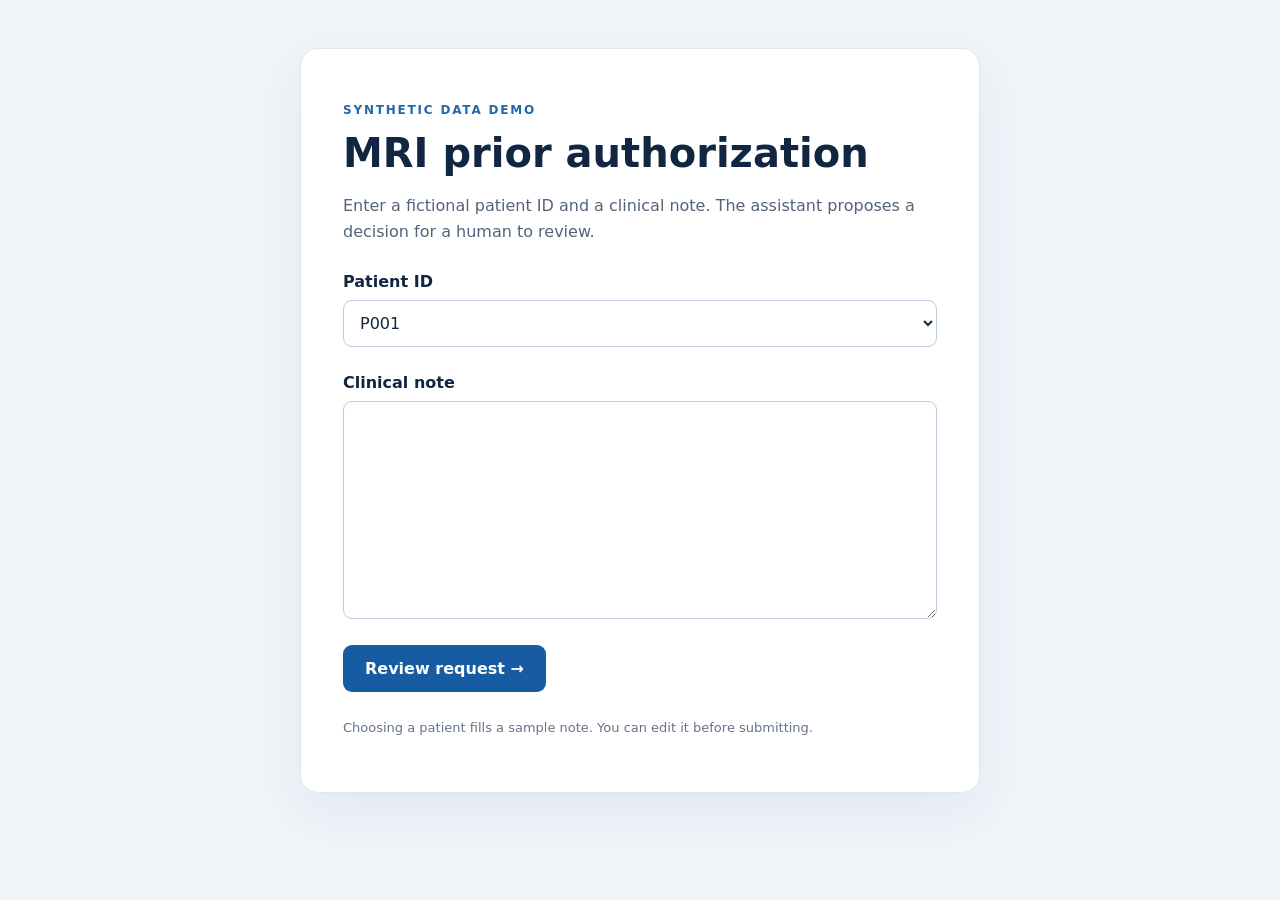
<file: templates/index.html>
<!doctype html>
<html lang="en"><head><meta charset="utf-8"><meta name="viewport" content="width=device-width,initial-scale=1">
<title>MRI Review · Fictional Demo</title><link rel="stylesheet" href="/static/style.css"></head>
<body><main class="card"><p class="eyebrow">SYNTHETIC DATA DEMO</p><h1>MRI prior authorization</h1>
<p class="intro">Enter a fictional patient ID and a clinical note. The assistant proposes a decision for a human to review.</p>
<form action="/propose" method="post"><label for="patient_id">Patient ID</label>
<select name="patient_id" id="patient_id"><option>P001</option><option>P002</option><option>P003</option></select>
<label for="note">Clinical note</label><textarea name="note" id="note" rows="8" required></textarea>
<button type="submit">Review request <span aria-hidden="true">→</span></button></form>
<p class="hint">Choosing a patient fills a sample note. You can edit it before submitting.</p></main>
<script id="samples" type="application/json">{{ samples|tojson }}</script>
<script>const samples=JSON.parse(document.querySelector('#samples').textContent);const id=document.querySelector('#patient_id');const note=document.querySelector('#note');const fill=()=>{note.value=samples[id.value]};id.addEventListener('change',fill);fill();</script>
</body></html>
</file>
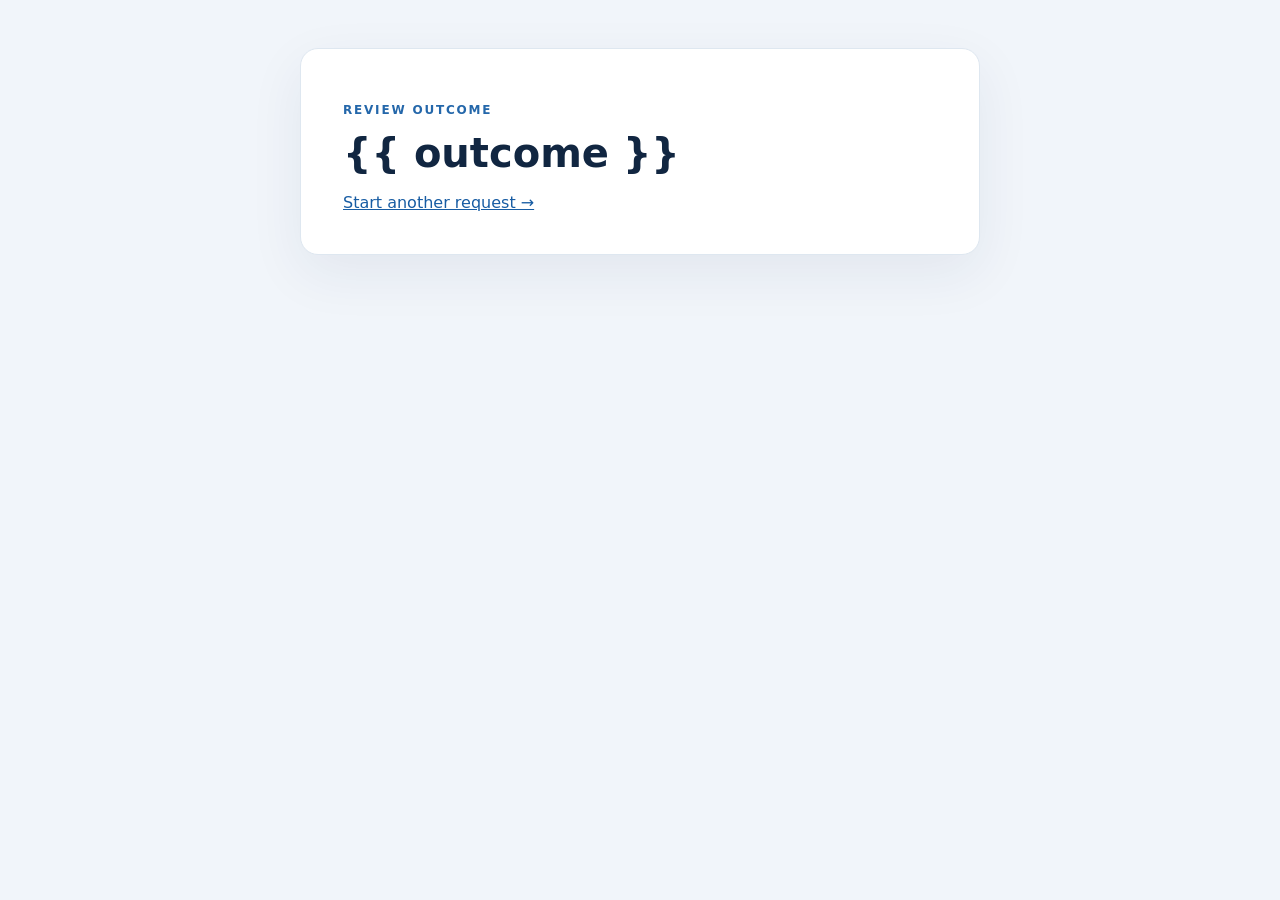
<file: templates/result.html>
<!doctype html><html lang="en"><head><meta charset="utf-8"><meta name="viewport" content="width=device-width,initial-scale=1">
<title>Outcome · Fictional Demo</title><link rel="stylesheet" href="/static/style.css"></head><body>
<main class="card"><p class="eyebrow">REVIEW OUTCOME</p><h1>{{ outcome }}</h1><a href="/">Start another request →</a></main>
</body></html>
</file>
<file: static/style.css>
:root{font-family:Inter,ui-sans-serif,system-ui,-apple-system,Segoe UI,sans-serif;color:#112641;background:#f1f5fa}*{box-sizing:border-box}body{margin:0;padding:48px 16px}.card{max-width:680px;margin:auto;background:#fff;border:1px solid #dee7f0;border-radius:18px;padding:42px;box-shadow:0 18px 55px #162e5412}.eyebrow{font-size:12px;letter-spacing:.15em;font-weight:800;color:#2467aa}h1{font-size:clamp(27px,5vw,40px);line-height:1.2;margin:12px 0 16px;overflow-wrap:anywhere}.intro{color:#52637a;line-height:1.65}.question{font-weight:750;margin:28px 0 10px}label{display:block;font-weight:700;margin:26px 0 9px}select,textarea{width:100%;font:inherit;padding:12px;border:1px solid #bdcbdc;border-radius:9px;background:#fff;color:#112641}textarea{resize:vertical;line-height:1.5}button{font:inherit;font-weight:700;border:0;border-radius:9px;background:#175ca3;color:#fff;padding:14px 22px;cursor:pointer;margin-top:22px}button:hover{background:#0d497e}.secondary{background:#e9eef5;color:#143557}.secondary:hover{background:#dbe5f1}.actions{display:flex;gap:12px;flex-wrap:wrap;margin-bottom:28px}a{color:#175ca3}.hint{font-size:13px;color:#657389;line-height:1.5;margin-top:26px}@media(max-width:520px){.card{padding:26px}body{padding:20px 12px}}


/* Human review gauges */
.review-card{max-width:900px}.dial-grid{display:grid;grid-template-columns:repeat(3,minmax(0,1fr));gap:14px;margin:30px 0 8px}.dial-card{min-width:0;border:1px solid #dee7f0;border-radius:14px;padding:20px 14px 16px;text-align:center;background:#fbfdff}.dial-card h2{font-size:16px;margin:0 0 20px}.dial-face{position:relative;width:164px;height:82px;margin:auto}.dial-arc{position:absolute;inset:0;border-radius:82px 82px 0 0;overflow:hidden}.plan-arc{background:conic-gradient(from 270deg at 50% 100%,#e55555 0deg 90deg,#2da668 90deg 180deg,transparent 180deg)}.duration-arc{background:conic-gradient(from 270deg at 50% 100%,#e55555 0deg 90deg,#efbb38 90deg 120deg,#2da668 120deg 180deg,transparent 180deg)}.dial-arc:after{content:"";position:absolute;left:18px;right:18px;bottom:0;height:64px;background:#fbfdff;border-radius:64px 64px 0 0}.dial-needle{position:absolute;z-index:1;width:3px;height:58px;left:calc(50% - 1.5px);bottom:0;background:#183757;border-radius:3px;transform-origin:50% 100%;transform:rotate(var(--needle-angle))}.dial-hub{position:absolute;z-index:2;width:12px;height:12px;left:calc(50% - 6px);bottom:-6px;background:#183757;border-radius:50%}.dial-ticks{position:relative;width:188px;height:24px;margin:8px auto 0;color:#52637a;font-size:12px}.plan-ticks{display:flex;justify-content:space-between}.duration-ticks span{position:absolute;transform:translateX(-50%)}.duration-ticks span:nth-child(1){left:0}.duration-ticks span:nth-child(2){left:50%}.duration-ticks span:nth-child(3){left:75%}.duration-ticks span:nth-child(4){left:100%}.dial-value{font-size:21px;font-weight:800;margin:4px 0 2px}.dial-status{font-size:13px;color:#52637a;margin:0}@media(max-width:740px){.dial-grid{grid-template-columns:1fr}.dial-card{padding:18px}}

.dial-inactive{color:#697586;background:#f6f7f9}.dial-inactive .duration-arc{background:#b9c1cb}.dial-inactive .dial-arc:after{background:#f6f7f9}.dial-inactive .dial-ticks,.dial-inactive .dial-status{color:#697586}
</file>
